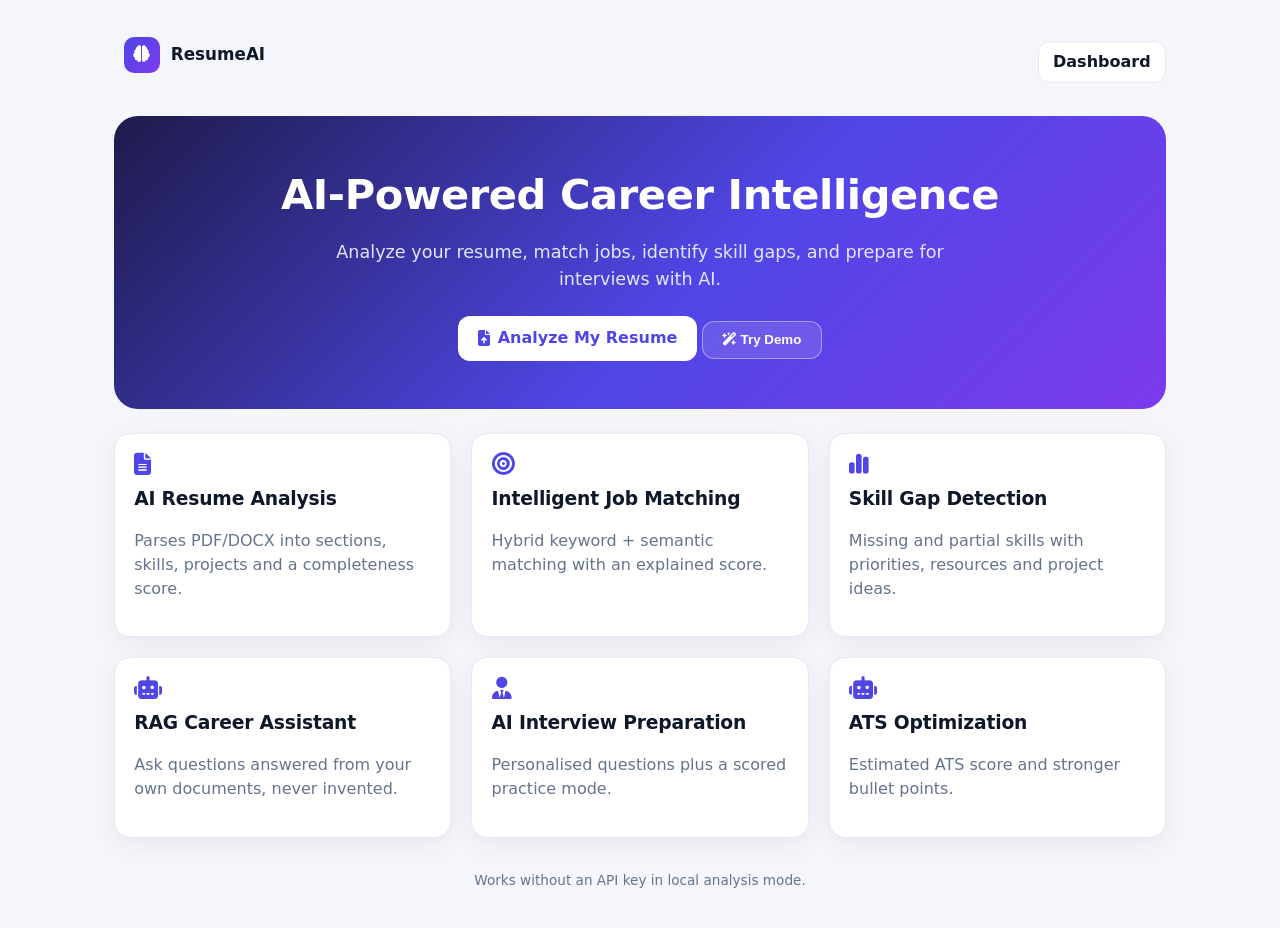
<file: frontend/index.html>
<!DOCTYPE html>
<html lang="en"><head><meta charset="utf-8"><meta name="viewport" content="width=device-width,initial-scale=1">
<title>AI-Powered Career Intelligence · ResumeAI</title>
<link rel="stylesheet" href="https://cdnjs.cloudflare.com/ajax/libs/font-awesome/6.5.1/css/all.min.css">
<link rel="stylesheet" href="css/style.css"><link rel="stylesheet" href="css/dashboard.css"><link rel="stylesheet" href="css/responsive.css">
</head><body data-shell="false">
<div class="landing" id="page">
 <nav><a class="brand" href="index.html" style="color:var(--ink)"><i class="fa-solid fa-brain" style="color:#fff"></i>ResumeAI</a><a class="btn-line" href="dashboard.html">Dashboard</a></nav>
 <section class="hero"><h1>AI-Powered Career Intelligence</h1><p>Analyze your resume, match jobs, identify skill gaps, and prepare for interviews with AI.</p>
  <a class="btn-grad" href="resume.html" style="background:#fff;color:#4f46e5"><i class="fa-solid fa-file-arrow-up"></i> Analyze My Resume</a>
  <button class="btn-line" onclick="tryDemo()"><i class="fa-solid fa-wand-magic-sparkles"></i> Try Demo</button></section>
 <section class="grid g3" style="margin-top:1.5rem">
  <div class="feat"><i class="fa-solid fa-file-lines"></i><h3>AI Resume Analysis</h3><p class="muted">Parses PDF/DOCX into sections, skills, projects and a completeness score.</p></div>
  <div class="feat"><i class="fa-solid fa-bullseye"></i><h3>Intelligent Job Matching</h3><p class="muted">Hybrid keyword + semantic matching with an explained score.</p></div>
  <div class="feat"><i class="fa-solid fa-chart-simple"></i><h3>Skill Gap Detection</h3><p class="muted">Missing and partial skills with priorities, resources and project ideas.</p></div>
  <div class="feat"><i class="fa-solid fa-robot"></i><h3>RAG Career Assistant</h3><p class="muted">Ask questions answered from your own documents, never invented.</p></div>
  <div class="feat"><i class="fa-solid fa-user-tie"></i><h3>AI Interview Preparation</h3><p class="muted">Personalised questions plus a scored practice mode.</p></div>
  <div class="feat"><i class="fa-solid fa-robot"></i><h3>ATS Optimization</h3><p class="muted">Estimated ATS score and stronger bullet points.</p></div>
 </section>
 <p class="muted small" style="text-align:center;margin-top:2rem">Works without an API key in local analysis mode.</p></div>
<script src="js/app.js"></script>
</body></html>
</file>
<file: frontend/css/style.css>
:root{--bg:#f4f6fb;--card:#fff;--ink:#0f172a;--muted:#64748b;--line:#e5e9f2;--p1:#4f46e5;--p2:#7c3aed;--ok:#16a34a;--warn:#d97706;--bad:#dc2626;--side:#0f172a;--radius:16px;--shadow:0 6px 24px rgba(15,23,42,.06)}
*{box-sizing:border-box}
body{margin:0;font-family:Inter,system-ui,-apple-system,"Segoe UI",Roboto,sans-serif;background:var(--bg);color:var(--ink);line-height:1.5}
a{color:var(--p1);text-decoration:none}
h1,h2,h3,h4{margin:0 0 .5rem;font-weight:700;letter-spacing:-.01em}
.muted{color:var(--muted)} .small{font-size:.85rem}
.btn-grad{background:linear-gradient(135deg,var(--p1),var(--p2));color:#fff;border:0;padding:.65rem 1.2rem;border-radius:12px;font-weight:600;cursor:pointer;display:inline-flex;gap:.5rem;align-items:center;transition:transform .15s,box-shadow .15s}
.btn-grad:hover{transform:translateY(-1px);box-shadow:0 8px 20px rgba(79,70,229,.3);color:#fff}
.btn-grad:disabled{opacity:.6;cursor:not-allowed;transform:none}
.btn-soft{background:#eef0ff;color:var(--p1);border:0;padding:.55rem 1rem;border-radius:12px;font-weight:600;cursor:pointer;display:inline-flex;gap:.5rem;align-items:center}
.btn-soft:hover{background:#e0e4ff}
.btn-line{background:#fff;border:1px solid var(--line);padding:.5rem .9rem;border-radius:12px;cursor:pointer;font-weight:600;color:var(--ink)}
/* shell */
.app-shell{display:flex;min-height:100vh}
.sidebar{width:260px;background:var(--side);color:#cbd5e1;padding:1.2rem .9rem;position:fixed;inset:0 auto 0 0;overflow-y:auto;z-index:40;transition:transform .25s}
.brand{display:flex;gap:.7rem;align-items:center;color:#fff;font-weight:700;font-size:1.05rem;padding:.3rem .6rem 1.2rem}
.brand i{background:linear-gradient(135deg,var(--p1),var(--p2));width:36px;height:36px;border-radius:10px;display:grid;place-items:center}
.nav-link-x{display:flex;gap:.8rem;align-items:center;padding:.7rem .8rem;border-radius:10px;color:#cbd5e1;font-weight:500;margin-bottom:.2rem}
.nav-link-x i{width:20px;text-align:center}
.nav-link-x:hover{background:#1e293b;color:#fff}
.nav-link-x.active{background:linear-gradient(135deg,rgba(79,70,229,.9),rgba(124,58,237,.9));color:#fff}
.main-col{flex:1;margin-left:260px;min-width:0}
.topbar{position:sticky;top:0;z-index:30;background:rgba(255,255,255,.9);backdrop-filter:blur(8px);border-bottom:1px solid var(--line);display:flex;align-items:center;gap:1rem;padding:.7rem 1.5rem}
.topbar .search{flex:1;max-width:420px;position:relative}
.topbar .search input{width:100%;padding:.55rem .9rem .55rem 2.3rem;border:1px solid var(--line);border-radius:12px;background:#f8fafc}
.topbar .search i{position:absolute;left:.8rem;top:50%;transform:translateY(-50%);color:var(--muted)}
.icon-btn{background:none;border:0;font-size:1.1rem;color:var(--muted);cursor:pointer;position:relative;padding:.4rem}
.dot{position:absolute;top:2px;right:2px;width:8px;height:8px;background:var(--bad);border-radius:50%}
.avatar{width:36px;height:36px;border-radius:50%;background:linear-gradient(135deg,var(--p1),var(--p2));color:#fff;display:grid;place-items:center;font-weight:700}
.mode-pill{font-size:.75rem;padding:.25rem .6rem;border-radius:99px;background:#fef3c7;color:#92400e;font-weight:600;white-space:nowrap}
.mode-pill.llm{background:#dcfce7;color:#166534}
.menu-toggle{display:none}
.content{padding:1.5rem}
.dropdown-x{position:absolute;right:1.5rem;top:58px;background:#fff;border:1px solid var(--line);border-radius:14px;box-shadow:var(--shadow);width:320px;padding:.8rem;display:none;z-index:50}
.dropdown-x.show{display:block}
/* cards */
.card-x{background:var(--card);border:1px solid var(--line);border-radius:var(--radius);padding:1.25rem;box-shadow:var(--shadow);margin-bottom:1.25rem}
.card-x h3{font-size:1.05rem}
.grid{display:grid;gap:1.25rem}
.g2{grid-template-columns:repeat(2,1fr)} .g3{grid-template-columns:repeat(3,1fr)} .g4{grid-template-columns:repeat(4,1fr)}
.g-main{grid-template-columns:2fr 1fr}
.page-head{display:flex;justify-content:space-between;align-items:flex-start;gap:1rem;flex-wrap:wrap;margin-bottom:1.25rem}
.page-head h1{font-size:1.6rem}
/* badges */
.badge-x{display:inline-flex;align-items:center;gap:.3rem;padding:.3rem .7rem;border-radius:99px;font-size:.82rem;font-weight:600;margin:0 .3rem .4rem 0;background:#eef2ff;color:#3730a3}
.badge-ok{background:#dcfce7;color:#166534}.badge-part{background:#fef3c7;color:#92400e}.badge-miss{background:#fee2e2;color:#991b1b}
.badge-high{background:#fee2e2;color:#991b1b}.badge-medium{background:#fef3c7;color:#92400e}.badge-low{background:#e0f2fe;color:#075985}
/* ring */
.ring{--p:0;--c:var(--p1);width:140px;height:140px;border-radius:50%;background:conic-gradient(var(--c) calc(var(--p)*1%),#e8ecf6 0);display:grid;place-items:center;position:relative;flex:none}
.ring::before{content:"";position:absolute;inset:12px;background:#fff;border-radius:50%}
.ring span{position:relative;font-size:1.9rem;font-weight:800}
.ring.sm{width:96px;height:96px}.ring.sm::before{inset:9px}.ring.sm span{font-size:1.25rem}
/* progress */
.bar{height:10px;background:#e8ecf6;border-radius:99px;overflow:hidden}
.bar>div{height:100%;border-radius:99px;background:linear-gradient(90deg,var(--p1),var(--p2))}
.bar-row{display:grid;grid-template-columns:150px 1fr 70px;gap:.8rem;align-items:center;margin:.55rem 0}
.bar-row small{color:var(--muted)}
/* dropzone */
.dropzone{border:2px dashed #c7d2fe;border-radius:var(--radius);padding:2.2rem 1rem;text-align:center;background:#f8f9ff;cursor:pointer;transition:.2s}
.dropzone:hover,.dropzone.drag{background:#eef0ff;border-color:var(--p1)}
.dropzone i{font-size:2.2rem;color:var(--p1);margin-bottom:.5rem}
/* form */
textarea,input[type=text],select,input[type=number]{width:100%;padding:.7rem .9rem;border:1px solid var(--line);border-radius:12px;font:inherit;background:#fff}
textarea:focus,input:focus,select:focus{outline:2px solid #c7d2fe;border-color:var(--p1)}
table.tbl{width:100%;border-collapse:collapse}
.tbl th{text-align:left;font-size:.8rem;text-transform:uppercase;color:var(--muted);padding:.6rem;border-bottom:1px solid var(--line)}
.tbl td{padding:.7rem .6rem;border-bottom:1px solid var(--line)}
.tbl tr:hover td{background:#f8f9ff}
ul.clean{list-style:none;padding:0;margin:0}
ul.clean li{padding:.4rem 0;display:flex;gap:.6rem}
.good i{color:var(--ok)} .bad i{color:var(--warn)}
.ba{display:grid;grid-template-columns:1fr 1fr;gap:.8rem;margin:.6rem 0}
.ba>div{padding:.8rem;border-radius:12px;font-size:.92rem}
.ba .before{background:#fef2f2;border:1px solid #fecaca}.ba .after{background:#f0fdf4;border:1px solid #bbf7d0}
.ba b{display:block;font-size:.72rem;text-transform:uppercase;letter-spacing:.05em;margin-bottom:.2rem}
.hidden{display:none!important}
/* overlay + toast + modal */
.overlay{position:fixed;inset:0;background:rgba(15,23,42,.55);display:grid;place-items:center;z-index:100}
.overlay .box{background:#fff;border-radius:20px;padding:1.6rem 2rem;min-width:300px;max-width:90vw}
.spinner{width:34px;height:34px;border:4px solid #e0e7ff;border-top-color:var(--p1);border-radius:50%;animation:spin .8s linear infinite;margin:0 auto 1rem}
@keyframes spin{to{transform:rotate(360deg)}}
.steps li{padding:.25rem 0;color:#94a3b8;display:flex;gap:.5rem}
.steps li.on{color:var(--p1);font-weight:700}.steps li.done{color:var(--ok)}
#toasts{position:fixed;right:1rem;bottom:1rem;display:grid;gap:.5rem;z-index:200}
.toast-x{background:#0f172a;color:#fff;padding:.75rem 1rem;border-radius:12px;box-shadow:var(--shadow);animation:in .25s;max-width:340px}
.toast-x.error{background:#991b1b}.toast-x.success{background:#166534}
@keyframes in{from{opacity:0;transform:translateY(8px)}to{opacity:1}}
.modal-x{position:fixed;inset:0;background:rgba(15,23,42,.55);display:none;place-items:center;z-index:120;padding:1rem}
.modal-x.show{display:grid}
.modal-x .box{background:#fff;border-radius:20px;padding:1.5rem;width:560px;max-width:100%;max-height:90vh;overflow:auto}
/* chat */
.chat{display:flex;flex-direction:column;height:62vh}
.msgs{flex:1;overflow-y:auto;padding:.5rem;display:flex;flex-direction:column;gap:.8rem}
.msg{max-width:80%;padding:.8rem 1rem;border-radius:16px;white-space:pre-wrap}
.msg.user{align-self:flex-end;background:linear-gradient(135deg,var(--p1),var(--p2));color:#fff;border-bottom-right-radius:4px}
.msg.bot{align-self:flex-start;background:#f1f4fb;border-bottom-left-radius:4px}
.chips{display:flex;gap:.5rem;flex-wrap:wrap;margin:.6rem 0}
.chip{background:#eef0ff;color:var(--p1);border:0;padding:.4rem .8rem;border-radius:99px;font-size:.85rem;cursor:pointer;font-weight:600}
/* stat card */
.stat{display:flex;gap:1rem;align-items:center}
.stat .ico{width:48px;height:48px;border-radius:14px;display:grid;place-items:center;font-size:1.2rem;color:#fff;background:linear-gradient(135deg,var(--p1),var(--p2))}
.stat .num{font-size:1.7rem;font-weight:800;line-height:1.1}
details.q{border:1px solid var(--line);border-radius:14px;padding:.8rem 1rem;margin-bottom:.7rem;background:#fff}
details.q summary{cursor:pointer;font-weight:600}
</file>
<file: frontend/css/dashboard.css>
.chart-box{position:relative;height:260px}
.chart-box.tall{height:340px}
.hero{background:linear-gradient(135deg,#1e1b4b,#4f46e5 55%,#7c3aed);color:#fff;border-radius:24px;padding:3rem 2rem;text-align:center}
.hero h1{font-size:2.6rem;margin-bottom:.8rem}
.hero p{max-width:620px;margin:0 auto 1.5rem;color:#e0e7ff;font-size:1.1rem}
.hero .btn-line{background:rgba(255,255,255,.12);color:#fff;border-color:rgba(255,255,255,.4);padding:.65rem 1.2rem}
.landing{max-width:1100px;margin:0 auto;padding:1.5rem}
.landing nav{display:flex;justify-content:space-between;align-items:center;padding:.5rem 0 1.5rem}
.feat{padding:1.2rem;background:#fff;border:1px solid var(--line);border-radius:16px;box-shadow:var(--shadow)}
.feat i{color:var(--p1);font-size:1.4rem;margin-bottom:.6rem}
.gap-card{border-left:4px solid var(--p1);padding:1rem 1.2rem}
.gap-card.HIGH{border-color:var(--bad)}.gap-card.MEDIUM{border-color:var(--warn)}.gap-card.LOW{border-color:#0284c7}
.lbl-best{color:#166534;font-weight:700}.lbl-rec{color:#92400e;font-weight:700}.lbl-need{color:#991b1b;font-weight:700}
</file>
<file: frontend/css/responsive.css>
@media (max-width:1200px){.g4{grid-template-columns:repeat(2,1fr)}.g-main{grid-template-columns:1fr}}
@media (max-width:992px){
 .sidebar{transform:translateX(-100%)}.sidebar.open{transform:none;box-shadow:0 0 0 100vmax rgba(15,23,42,.45)}
 .main-col{margin-left:0}.menu-toggle{display:inline-block}
 .g3{grid-template-columns:repeat(2,1fr)}
}
@media (max-width:640px){
 .g2,.g3,.g4{grid-template-columns:1fr}.content{padding:1rem}.topbar{padding:.6rem 1rem}
 .topbar .search{display:none}.mode-pill{display:none}
 .bar-row{grid-template-columns:1fr 70px}.bar-row .bar{grid-column:1/-1;order:3}
 .ba{grid-template-columns:1fr}.hero h1{font-size:1.8rem}.hero{padding:2rem 1rem}
 .msg{max-width:92%}.ring{width:110px;height:110px}.ring span{font-size:1.5rem}
 .tbl{display:block;overflow-x:auto}.dropdown-x{right:.5rem;width:calc(100vw - 1rem)}
}
</file>
